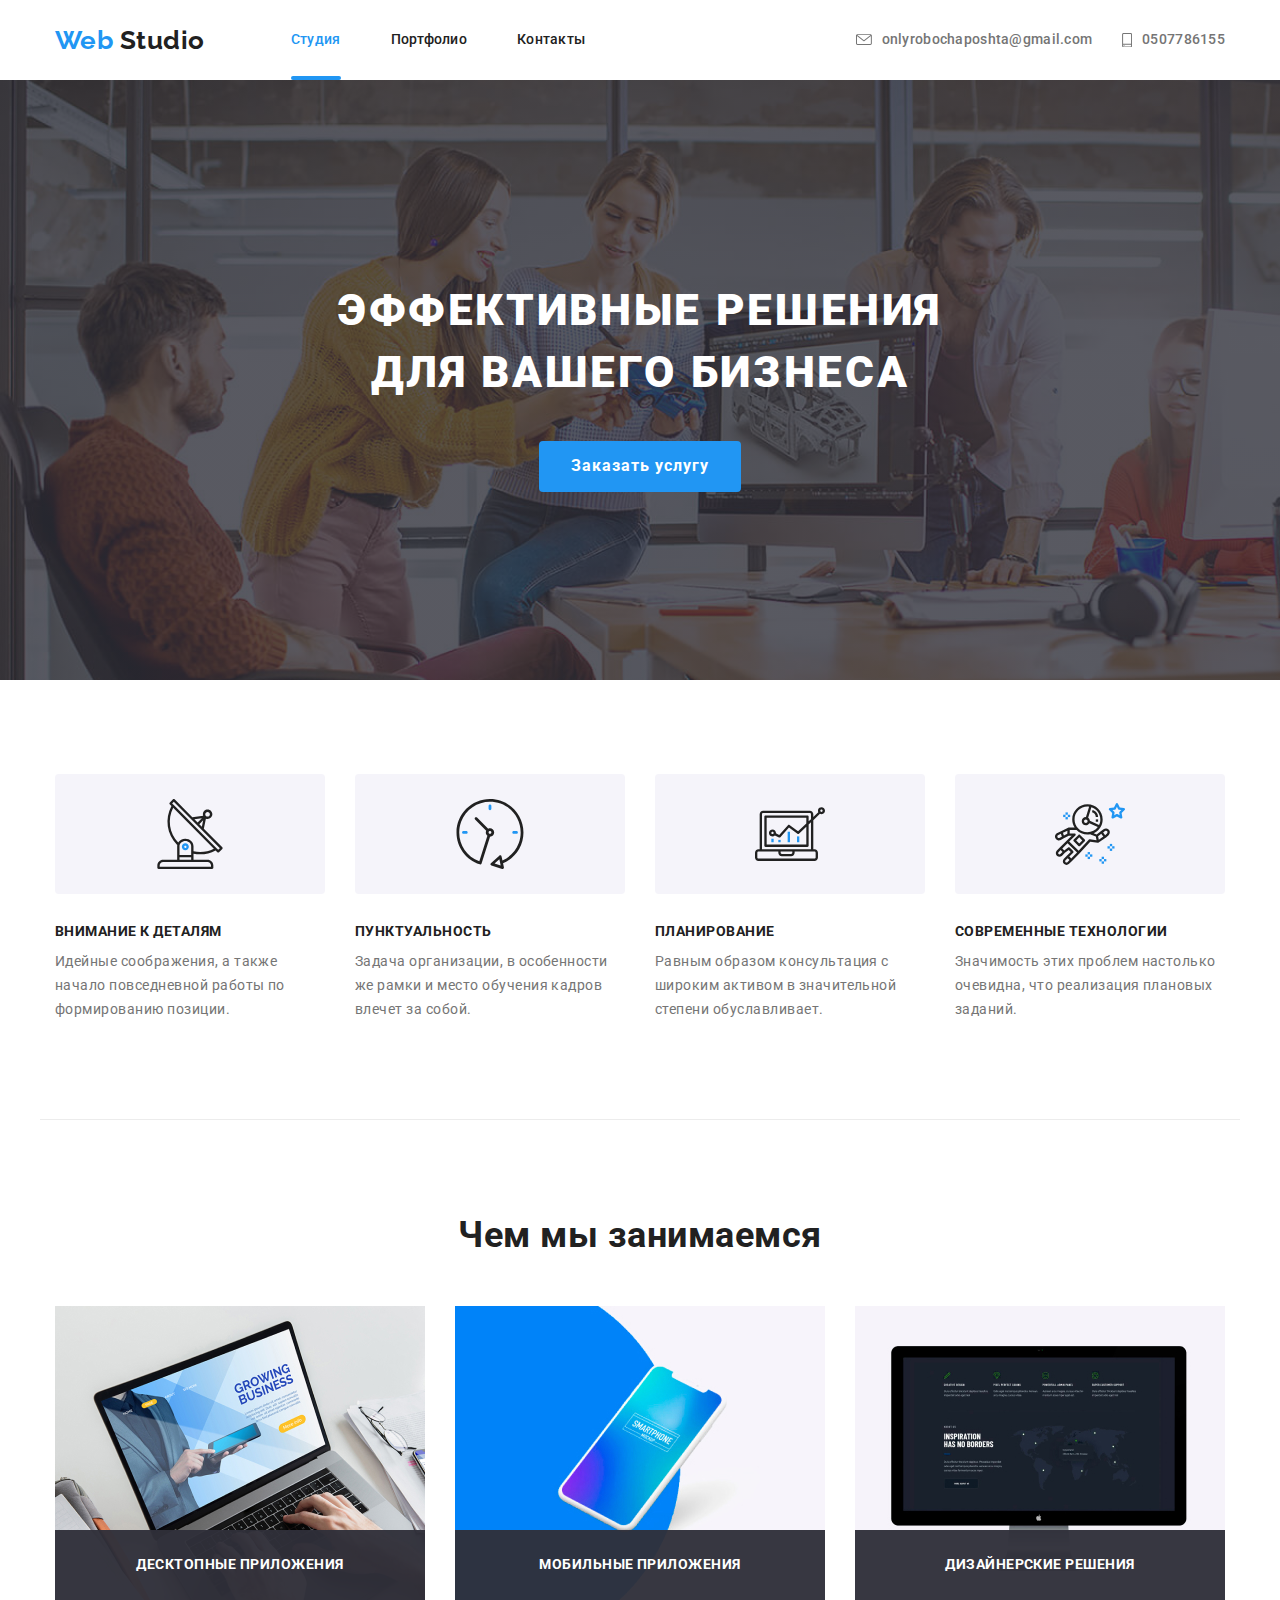
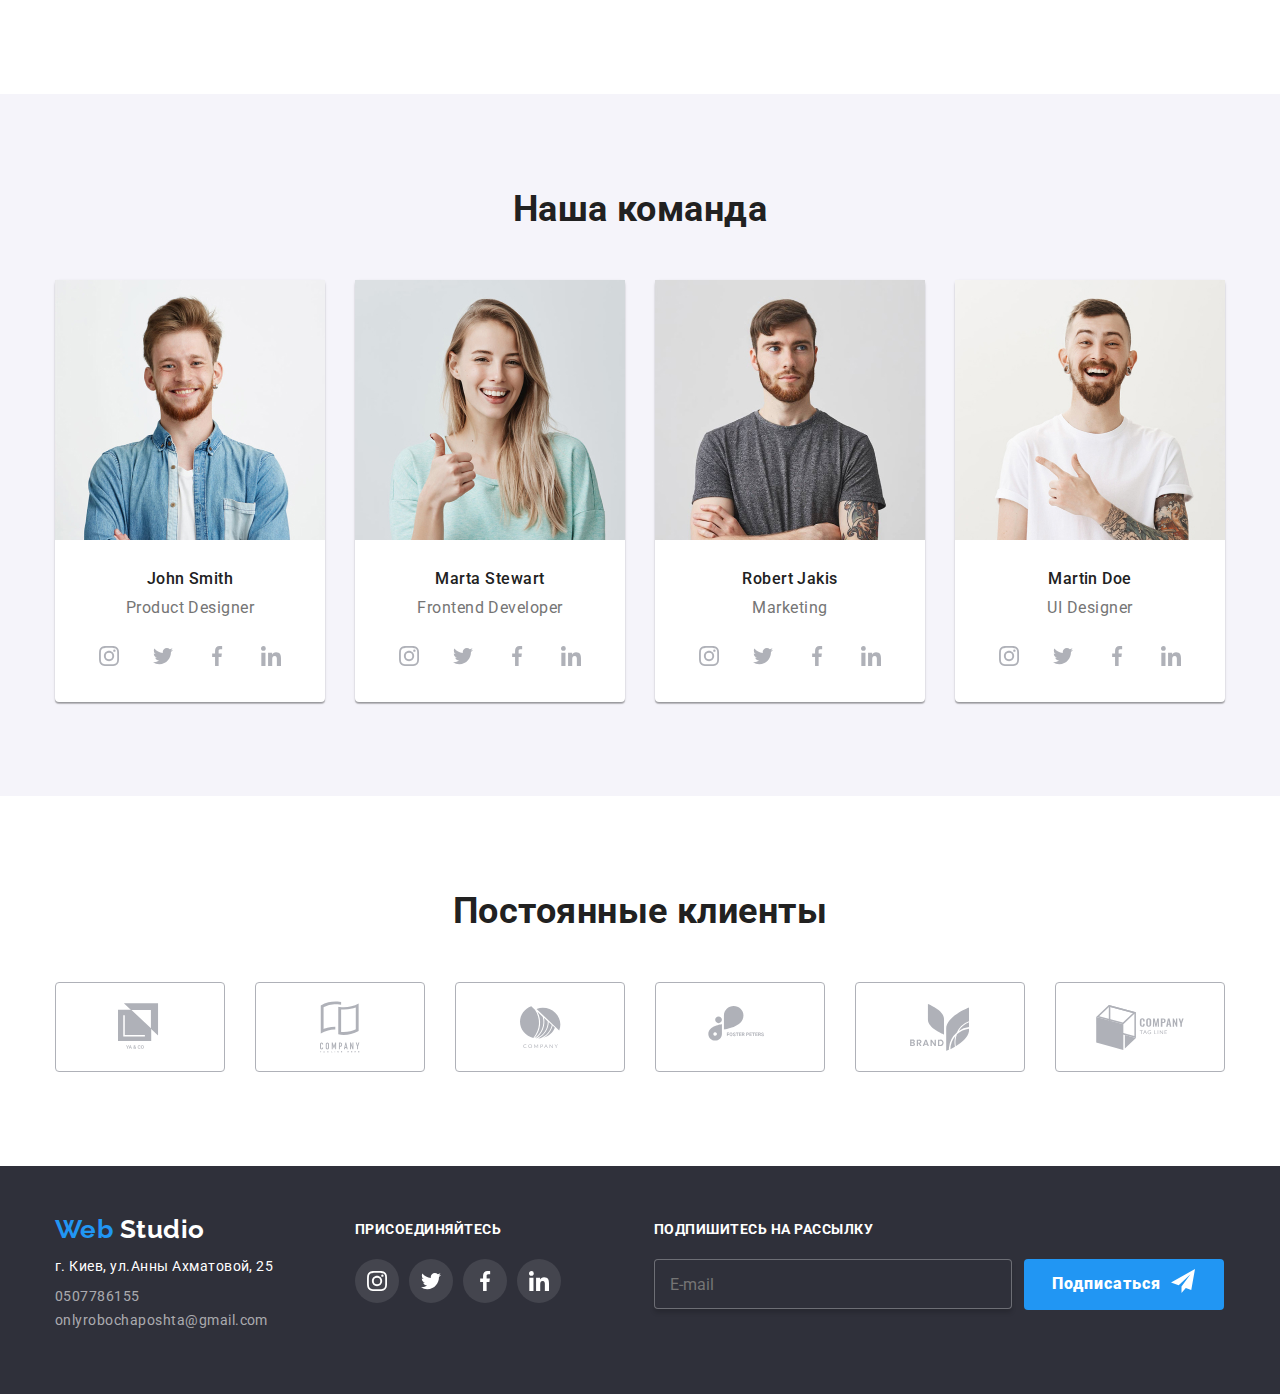
<file: index.html>
<!DOCTYPE html>
<html lang="ru">
  <head>
    <meta charset="UTF-8" />
    <meta name="viewport" content="width=device-width, initial-scale=1.0" />
    <title>Мой ДЗ</title>
    <link
      href="https://fonts.googleapis.com/css2?family=Raleway:wght@700&family=Roboto:wght@400;500;700;900&display=swap"
      rel="stylesheet"
    />
    <link
      rel="stylesheet"
      href="https://cdnjs.cloudflare.com/ajax/libs/modern-normalize/0.6.0/modern-normalize.min.css"
    />
    <link rel="stylesheet" href="./css/maine.min.css" />
  </head>
  <body class="body">
    <header class="page-header">
      <div class="container flex-boxoll flex-boxnav">
        <nav class="flex-boxoll flex-boxnav">
          <a href="./index.html" class="general-a logo">
            <span class="color-logo">Web</span> Studio
          </a>
          <ul class="general-ul nav-list">
            <li class="nav-item">
              <a
                href="./index.html"
                class="general-nav general-a position current"
                >Студия</a
              >
            </li>
            <li class="nav-item">
              <a href="./portfolio.html" class="general-nav general-a"
                >Портфолио</a
              >
            </li>
            <li class="nav-item">
              <a href="" class="general-nav general-a">Контакты</a>
            </li>
          </ul>
        </nav>
        <ul class="general-ul number-info">
          <li class="list-number">
            <a
              href="mailto:onlyrobochaposhta@gmail.com"
              class="number-nav general-a"
            >
              <svg class="mail-icon">
                <use href="./images/spryte.svg#mail"></use>
              </svg>
              onlyrobochaposhta@gmail.com
            </a>
          </li>
          <li class="list-number">
            <a href="tel:0507786155" class="number-nav general-a"
              ><svg class="phone-icon">
                <use href="./images/spryte.svg#phone"></use>
              </svg>
              0507786155
            </a>
          </li>
        </ul>
      </div>
    </header>
    <main>
      <section class="hero">
        <div class="hero-container">
          <h1 class="title-general">эффективные решения для вашего бизнеса</h1>
          <button class="btn" data-modal-open>Заказать услугу</button>
        </div>
      </section>
      <section class="section-one">
        <div class="container">
          <h2 class="hidden-title">О нас</h2>
          <ul class="general-ul general-flex section-oneli">
            <!-- 1 -->
            <li class="about-us">
              <div class="link-block icon-satellite">
                <h3 class="title-text">Внимание к деталям</h3>
                <p class="paragraph-text">
                  Идейные соображения, а также начало повседневной работы по
                  формированию позиции.
                </p>
              </div>
            </li>
            <!-- 2 -->
            <li class="about-us">
              <div class="link-block icon-clock">
                <h3 class="title-text">Пунктуальность</h3>
                <p class="paragraph-text">
                  Задача организации, в особенности же рамки и место обучения
                  кадров влечет за собой.
                </p>
              </div>
            </li>
            <!-- 3 -->
            <li class="about-us">
              <div class="link-block icon-pc">
                <h3 class="title-text">Планирование</h3>
                <p class="paragraph-text">
                  Равным образом консультация с широким активом в значительной
                  степени обуславливает.
                </p>
              </div>
            </li>
            <!-- 4 -->
            <li class="about-us">
              <div class="link-block icon-astronaut">
                <h3 class="title-text">Современные технологии</h3>
                <p class="paragraph-text">
                  Значимость этих проблем настолько очевидна, что реализация
                  плановых заданий.
                </p>
              </div>
            </li>
          </ul>
        </div>
      </section>
      <section class="section-two">
        <div class="container">
          <h2 class="title-h">Чем мы занимаемся</h2>
          <ul class="general-ul general-flex work-list">
            <li class="work-calc">
              <div class="position">
                <img
                  src="./images/img1.jpg"
                  alt="человек работает на ноутбуке"
                  width="370"
                  height="294"
                />
                <div class="text-work">
                  <p class="text-work">Десктопные приложения</p>
                </div>
              </div>
            </li>
            <li class="work-calc">
              <div class="position">
                <img
                  src="./images/img2.jpg"
                  alt="смартфон на котором приложение"
                  width="370"
                  height="294"
                />

                <div class="text-work">
                  <p class="text-work">Мобильные приложения</p>
                </div>
              </div>
            </li>
            <li class="work-calc">
              <div class="position">
                <img
                  src="./images/img3.jpg"
                  alt="персональный компьютер на котором сделан дизайн"
                  width="370"
                  height="294"
                />

                <div class="text-work">
                  <p class="text-work">Дизайнерские решения</p>
                </div>
              </div>
            </li>
          </ul>
        </div>
      </section>
      <section class="section-three">
        <div class="container">
          <h2 class="title-h">Наша команда</h2>
          <ul class="general-ul general-flex work-list">
            <!-- Джош Сміт -->
            <li class="work-card team-calc">
              <img
                src="./images/photo1.jpg"
                alt="фото Джош Сміт"
                width="270"
                height="260"
              />
              <h3 class="name-people">John Smith</h3>
              <p class="work-people">Product Designer</p>
              <ul class="general-ul social-network">
                <li class="item">
                  <a href="" class="social-box"
                    ><svg class="instagram">
                      <use href="./images/spryte.svg#instagram"></use>
                    </svg>
                  </a>
                </li>
                <li class="item">
                  <a href="" class="social-box"
                    ><svg class="twitter">
                      <use href="./images/spryte.svg#twitter"></use>
                    </svg>
                  </a>
                </li>
                <li class="item">
                  <a href="" class="social-box"
                    ><svg class="facebook">
                      <use href="./images/spryte.svg#facebook"></use>
                    </svg>
                  </a>
                </li>
                <li class="item">
                  <a href="" class="social-box"
                    ><svg class="linkedin">
                      <use href="./images/spryte.svg#linkedin"></use>
                    </svg>
                  </a>
                </li>
              </ul>
            </li>
            <!-- Марта Стеварт -->
            <li class="work-card team-calc">
              <img
                src="./images/photo2.jpg"
                alt="фото Марта Стеварт"
                width="270"
                height="260"
              />
              <h3 class="name-people">Marta Stewart</h3>
              <p class="work-people">Frontend Developer</p>
              <ul class="general-ul social-network">
                <li class="item">
                  <a href="" class="social-box"
                    ><svg class="instagram">
                      <use href="./images/spryte.svg#instagram"></use>
                    </svg>
                  </a>
                </li>
                <li class="item">
                  <a href="" class="social-box"
                    ><svg class="twitter">
                      <use href="./images/spryte.svg#twitter"></use>
                    </svg>
                  </a>
                </li>
                <li class="item">
                  <a href="" class="social-box"
                    ><svg class="facebook">
                      <use href="./images/spryte.svg#facebook"></use>
                    </svg>
                  </a>
                </li>
                <li class="item">
                  <a href="" class="social-box"
                    ><svg class="linkedin">
                      <use href="./images/spryte.svg#linkedin"></use>
                    </svg>
                  </a>
                </li>
              </ul>
            </li>
            <!-- Роберт Джахис -->
            <li class="work-card team-calc">
              <img
                src="./images/photo3.jpg"
                alt="фото Роберт Джахис"
                width="270"
                height="260"
              />
              <h3 class="name-people">Robert Jakis</h3>
              <p class="work-people">Marketing</p>
              <ul class="general-ul social-network">
                <li class="item">
                  <a href="" class="social-box"
                    ><svg class="instagram">
                      <use href="./images/spryte.svg#instagram"></use>
                    </svg>
                  </a>
                </li>
                <li class="item">
                  <a href="" class="social-box"
                    ><svg class="twitter">
                      <use href="./images/spryte.svg#twitter"></use>
                    </svg>
                  </a>
                </li>
                <li class="item">
                  <a href="" class="social-box"
                    ><svg class="facebook">
                      <use href="./images/spryte.svg#facebook"></use>
                    </svg>
                  </a>
                </li>
                <li class="item">
                  <a href="" class="social-box"
                    ><svg class="linkedin">
                      <use href="./images/spryte.svg#linkedin"></use>
                    </svg>
                  </a>
                </li>
              </ul>
            </li>
            <!-- Мартин Дуе -->
            <li class="work-card team-calc">
              <img
                src="./images/photo4.jpg"
                alt="фото Мартин Дуе"
                width="270"
                height="260"
              />
              <h3 class="name-people">Martin Doe</h3>
              <p class="work-people">UI Designer</p>
              <ul class="general-ul social-network">
                <li class="item">
                  <a href="" class="social-box"
                    ><svg class="instagram">
                      <use href="./images/spryte.svg#instagram"></use>
                    </svg>
                  </a>
                </li>
                <li class="item">
                  <a href="" class="social-box"
                    ><svg class="twitter">
                      <use href="./images/spryte.svg#twitter"></use>
                    </svg>
                  </a>
                </li>
                <li class="item">
                  <a href="" class="social-box"
                    ><svg class="facebook">
                      <use href="./images/spryte.svg#facebook"></use>
                    </svg>
                  </a>
                </li>
                <li class="item">
                  <a href="" class="social-box"
                    ><svg class="linkedin">
                      <use href="./images/spryte.svg#linkedin"></use>
                    </svg>
                  </a>
                </li>
              </ul>
            </li>
          </ul>
        </div>
      </section>
      <section class="section-four">
        <div class="container">
          <h2 class="title-h">Постоянные клиенты</h2>
          <ul class="general-ul company">
            <li class="item-company">
              <a href="" class="general-a company-border">
                <svg class="logo-one">
                  <use href="./images/spryte.svg#logo-1"></use>
                </svg>
              </a>
            </li>
            <li class="item-company">
              <a href="" class="general-a company-border">
                <svg class="logo-two">
                  <use href="./images/spryte.svg#logo-2"></use>
                </svg>
              </a>
            </li>
            <li class="item-company">
              <a href="" class="general-a company-border">
                <svg class="logo-three">
                  <use href="./images/spryte.svg#logo-3"></use>
                </svg>
              </a>
            </li>
            <li class="item-company">
              <a href="" class="general-a company-border">
                <svg class="logo-four">
                  <use href="./images/spryte.svg#logo-4"></use>
                </svg>
              </a>
            </li>
            <li class="item-company">
              <a href="" class="general-a company-border">
                <svg class="logo-five">
                  <use href="./images/spryte.svg#logo-5"></use>
                </svg>
              </a>
            </li>
            <li class="item-company">
              <a href="" class="general-a company-border">
                <svg class="logo-six">
                  <use href="./images/spryte.svg#logo-6"></use>
                </svg>
              </a>
            </li>
          </ul>
        </div>
      </section>
    </main>
    <footer class="bg-footer">
      <div class="container flex-footer">
        <div class="adrfooter-div">
          <a href="./index.html" class="general-a logo">
            <span class="color-logo">Web</span> Studio</a
          >
          <address class="general-address">
            <p class="street">г. Киев, ул.Анны Ахматовой, 25</p>
            <ul class="general-ul address-ul">
              <li>
                <a href="tel:0507786155" class="general-a number-footer"
                  >0507786155</a
                >
              </li>
              <li>
                <a
                  href="mailto:onlyrobochaposhta@gmail.com"
                  class="general-a number-footer"
                >
                  onlyrobochaposhta@gmail.com
                </a>
              </li>
            </ul>
          </address>
        </div>
        <div class="footer-m">
          <h2 class="footer-heading">присоединяйтесь</h2>
          <ul class="general-ul general-flex">
            <li class="item">
              <a href="" class="general-a fsocial-box">
                <svg class="instagram-two">
                  <use href="./images/spryte.svg#instagram-2"></use>
                </svg>
              </a>
            </li>
            <li class="item">
              <a href="" class="general-a fsocial-box">
                <svg class="twitter-two">
                  <use href="./images/spryte.svg#twitter-2"></use>
                </svg>
              </a>
            </li>
            <li class="item">
              <a href="" class="general-a fsocial-box">
                <svg class="facebook-two">
                  <use href="./images/spryte.svg#facebook-2"></use>
                </svg>
              </a>
            </li>
            <li class="item">
              <a href="" class="general-a fsocial-box">
                <svg class="linkedin-two">
                  <use href="./images/spryte.svg#linkedin-2"></use>
                </svg>
              </a>
            </li>
          </ul>
        </div>
        <form action="" class="ssfooter-div">
          <h2 class="footer-heading">Подпишитесь на рассылку</h2>
          <div class="flex-sub">
            <label></label>
              <input type="text" name="Email" class="input" placeholder="E-mail"/>
              <button class="footerbtn-text icon-btn">
                Подписаться
              </button> 
              </label>
          </div>
        </form>
      </div>
      <!-- <p class="copyright">2020 | Developed by GoIT Students</p> -->
    </footer>
    <!-- modal -->
    <div role="group" class="modal is-hidden" data-modal>
      <form action="" class="modal-form" autocomplete="off">
        <button class="btn-close" data-modal-close></button>
        <p class="modal-p">Оставьте свои данные, мы вам перезвоним</p>
<ul class="general-ul">
        <li class="form-input">
          <label>
            <input
              type="text"
              name="name"
              placeholder=" "
              class="input-modal"
            /><svg class="images-modal">
              <use href="./images/spryte.svg#name"></use>
            </svg>
            <span class="text-form">Имя</span>
          </label>
        </li>
        <li class="form-input">
          <label>
            <input
              type="tel"
              name="tel"
              placeholder=" "
              class="input-modal"
            /><svg class="images-modal">
              <use href="./images/spryte.svg#tel"></use>
            </svg>
            <span class="text-form">Телефон</span> 
            </label>
        </li>
        <li class="form-input">
          <label>
            <input
              type="email"
              name="email"
              placeholder=" "
              class="input-modal"
            /><svg class="images-modal">
              <use href="./images/spryte.svg#email"></use>
            </svg>
            <span class="text-form">Почта</span> 
          </label>
        </li>
        <li class="form-inputcom">
          <label>
            <textarea name="comment" placeholder=" " class="input-textarea"></textarea>
            <span class="text-formcom">Комментарий</span>
          </label>
        </li>
        <li>
        <label class="policy"
          ><input
            class="policy-input"
            name="policy"
            type="checkbox"
            value="policy"
          />Соглашаюсь с рассылкой и принимаю
          <a href="" class="general-a">Условия договора</a>
          <span class="icon-modal"></span>
        </label>
        </li>
</ul>
        <button type="submit" class="btn-modal">Отправить</button>
      </form>
    </div>
    <script src="./js/modal.js"></script>
  </body>
</html>
</file>
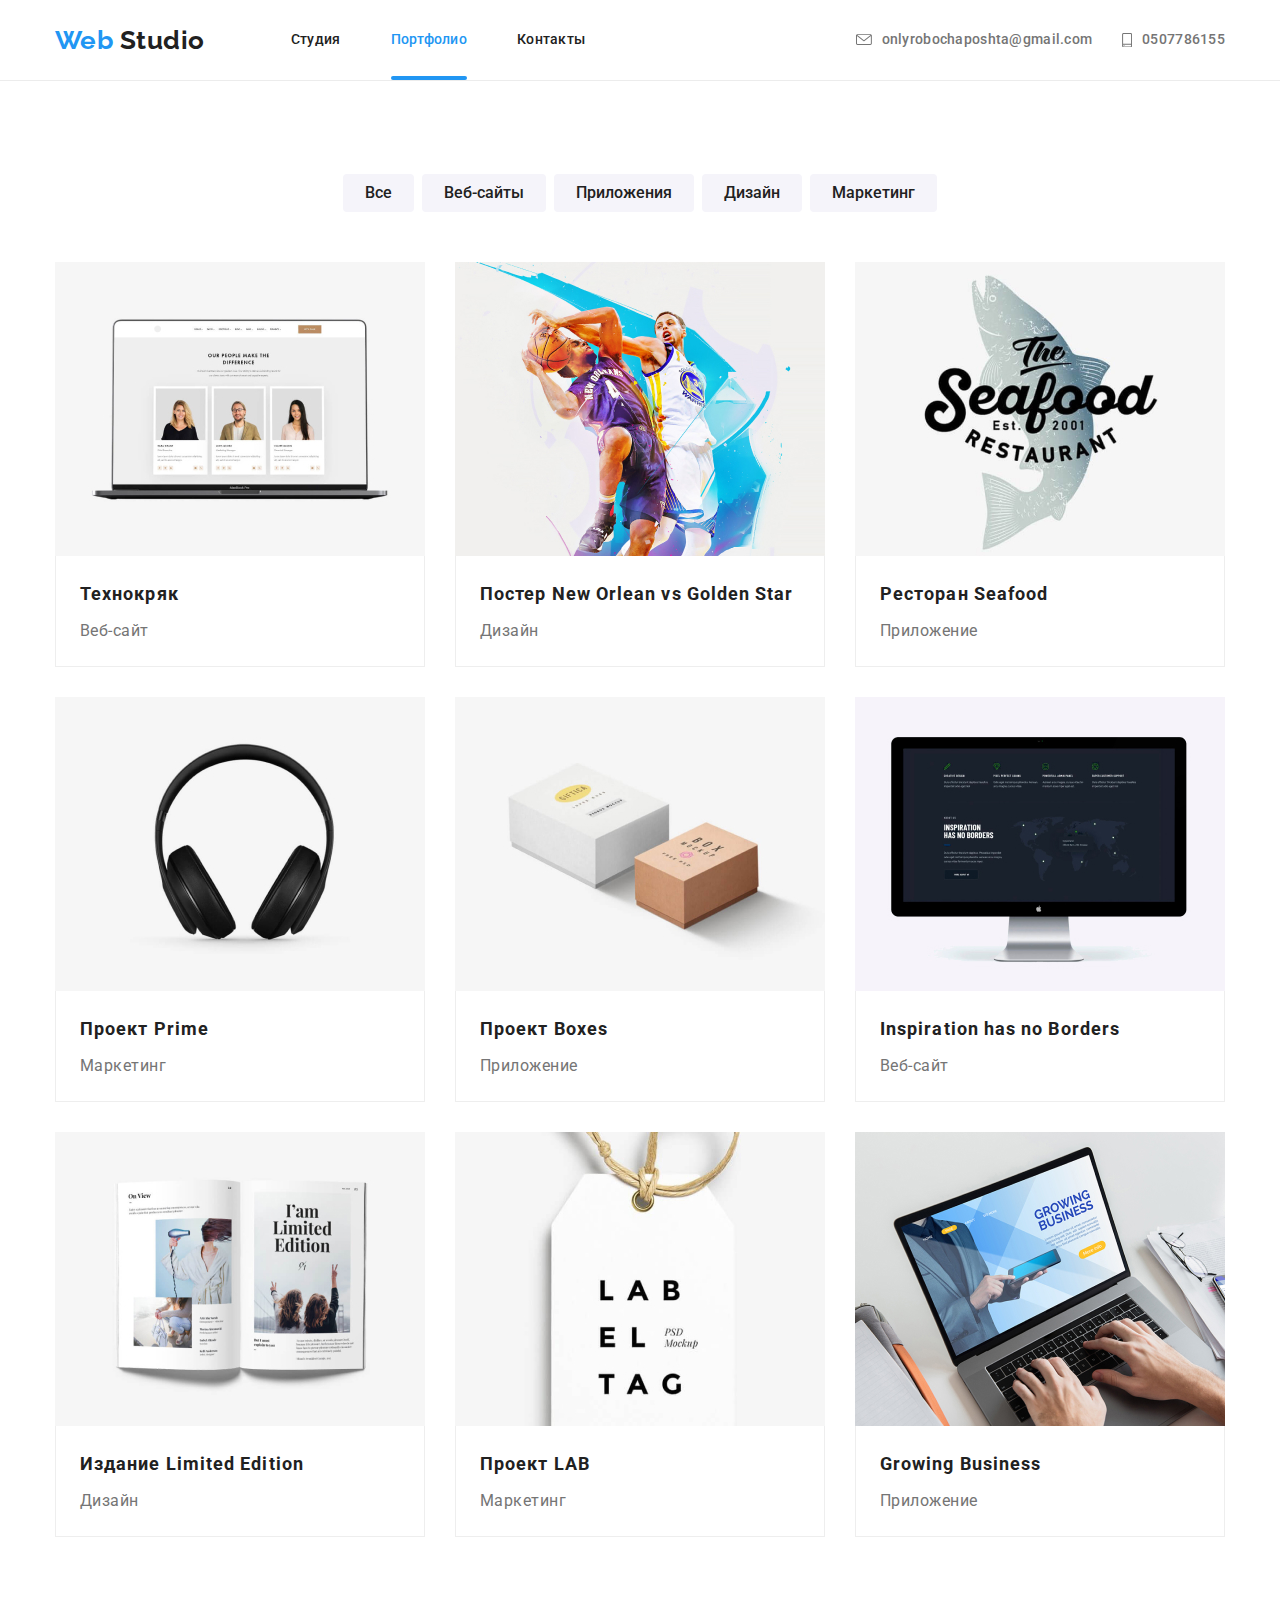
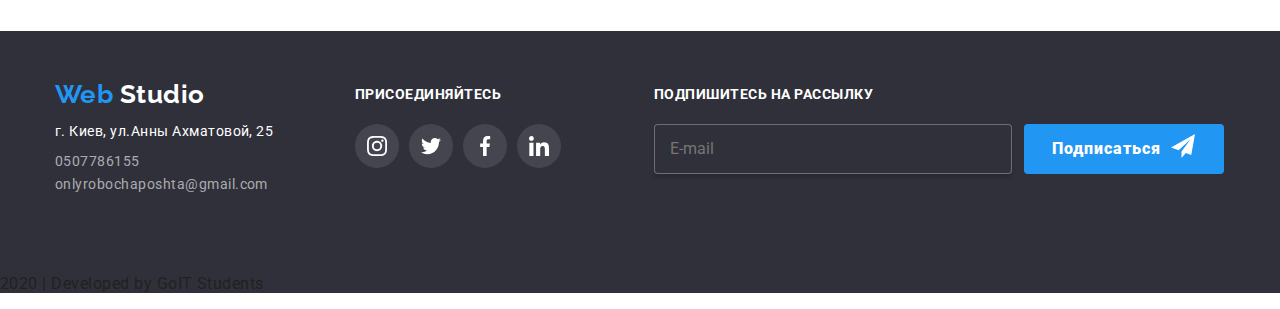
<file: portfolio.html>
<!DOCTYPE html>
<html lang="ru">
  <head>
    <meta charset="UTF-8" />
    <meta name="viewport" content="width=device-width, initial-scale=1.0" />
    <title>Мой ДЗ</title>
    <link
      href="https://fonts.googleapis.com/css2?family=Raleway:wght@700&family=Roboto:wght@400;500;700;900&display=swap"
      rel="stylesheet"
    />
    <link
      rel="stylesheet"
      href="https://cdnjs.cloudflare.com/ajax/libs/modern-normalize/0.6.0/modern-normalize.min.css"
    />
    <link rel="stylesheet" href="./css/maine.min.css" />
  </head>

  <body class="body">
    <header class="header-portfolio">
      <div class="container flex-boxoll flex-boxnav">
        <nav class="flex-boxoll flex-boxnav">
          <a href="./index.html" class="general-a logo">
            <span class="color-logo">Web</span> Studio
          </a>
          <ul class="general-ul nav-list">
            <li class="nav-item">
              <a href="./index.html" class="general-nav general-a">Студия</a>
            </li>
            <li class="nav-item">
              <a
                href="./portfolio.html"
                class="general-nav general-a position current"
                >Портфолио</a
              >
            </li>
            <li class="nav-item">
              <a href="" class="general-nav general-a">Контакты</a>
            </li>
          </ul>
        </nav>
        <ul class="general-ul number-info">
          <li class="list-number">
            <a
              href="mailto:onlyrobochaposhta@gmail.com"
              class="number-nav general-a"
            >
              <svg class="mail-icon">
                <use href="./images/spryte.svg#mail"></use>
              </svg>
              onlyrobochaposhta@gmail.com
            </a>
          </li>
          <li class="list-number">
            <a href="tel:0507786155" class="number-nav general-a"
              ><svg class="phone-icon">
                <use href="./images/spryte.svg#phone"></use>
              </svg>
              0507786155
            </a>
          </li>
        </ul>
      </div>
    </header>
    <main>
      <section>
        <div class="container-portfolio">
          <h1 class="hidden-title">Нашы проекты</h1>
          <ul class="general-ul flex-boxoll button-list">
            <li class="button-m">
              <button type="button" class="button-box">
                <span class="button-text"> Все </span>
              </button>
            </li>
            <li class="button-m">
              <button type="button" class="button-box">Веб-сайты</button>
            </li>
            <li class="button-m">
              <button type="button" class="button-box">Приложения</button>
            </li>
            <li class="button-m">
              <button type="button" class="button-box">Дизайн</button>
            </li>
            <li class="button-m">
              <button type="button" class="button-box">Маркетинг</button>
            </li>
          </ul>
          <ul class="general-ul p-list">
            <li class="flex-li">
              <a href="" class="general-a">
                <div class="position">
                  <img
                    src="./images/img-porfolio.jpg"
                    alt=""
                    width="370"
                    height="294"
                    class="custom-img"
                  />
                  <div class="overlay">
                    <p class="portfolio-text">
                      Технокряк это современная площадка распространения
                      коронавируса. Компании используют эту платформу для
                      цифрового шпионажа и атак на защищённые сервера
                      конкурентов.
                    </p>
                  </div>
                </div>

                <div class="portfolio-card">
                  <h2 class="portfolio-h">Технокряк</h2>
                  <p class="portfolio-pone">Веб-сайт</p>
                </div>
              </a>
            </li>
            <li class="flex-li">
              <a href="" class="general-a">
                <div class="position">
                  <img
                    src="./images/img-porfolio2.jpg"
                    alt=""
                    width="370"
                    height="294"
                    class="custom-img"
                  />
                  <div class="overlay">
                    <p class="portfolio-text">
                      Технокряк это современная площадка распространения
                      коронавируса. Компании используют эту платформу для
                      цифрового шпионажа и атак на защищённые сервера
                      конкурентов.
                    </p>
                  </div>
                </div>
                <div class="portfolio-card">
                  <h2 class="portfolio-h">Постер New Orlean vs Golden Star</h2>
                  <p class="portfolio-pone">Дизайн</p>
                </div>
              </a>
            </li>
            <li class="flex-li">
              <a href="" class="general-a">
                <div class="position">
                  <img
                    src="./images/img-porfolio3.jpg"
                    alt=""
                    width="370"
                    height="294"
                    class="custom-img"
                  />
                  <div class="overlay">
                    <p class="portfolio-text">
                      Технокряк это современная площадка распространения
                      коронавируса. Компании используют эту платформу для
                      цифрового шпионажа и атак на защищённые сервера
                      конкурентов.
                    </p>
                  </div>
                </div>
                <div class="portfolio-card">
                  <h2 class="portfolio-h">Ресторан Seafood</h2>
                  <p class="portfolio-pone">Приложение</p>
                </div>
              </a>
            </li>
            <li class="flex-li">
              <a href="" class="general-a">
                <div class="position">
                  <img
                    src="./images/img-porfolio4.jpg"
                    alt=""
                    width="370"
                    height="294"
                    class="custom-img"
                  />
                  <div class="overlay">
                    <p class="portfolio-text">
                      Технокряк это современная площадка распространения
                      коронавируса. Компании используют эту платформу для
                      цифрового шпионажа и атак на защищённые сервера
                      конкурентов.
                    </p>
                  </div>
                </div>
                <div class="portfolio-card">
                  <h2 class="portfolio-h">Проект Prime</h2>
                  <p class="portfolio-pone">Маркетинг</p>
                </div>
              </a>
            </li>
            <li class="flex-li">
              <a href="" class="general-a">
                <div class="position">
                  <img
                    src="./images/img-porfolio5.jpg"
                    alt=""
                    width="370"
                    height="294"
                    class="custom-img"
                  />
                  <div class="overlay">
                    <p class="portfolio-text">
                      Технокряк это современная площадка распространения
                      коронавируса. Компании используют эту платформу для
                      цифрового шпионажа и атак на защищённые сервера
                      конкурентов.
                    </p>
                  </div>
                </div>
                <div class="portfolio-card">
                  <h2 class="portfolio-h">Проект Boxes</h2>
                  <p class="portfolio-pone">Приложение</p>
                </div>
              </a>
            </li>
            <li class="flex-li">
              <a href="" class="general-a">
                <div class="position">
                  <img
                    src="./images/img-porfolio6.jpg"
                    alt=""
                    width="370"
                    height="294"
                    class="custom-img"
                  />
                  <div class="overlay">
                    <p class="portfolio-text">
                      Технокряк это современная площадка распространения
                      коронавируса. Компании используют эту платформу для
                      цифрового шпионажа и атак на защищённые сервера
                      конкурентов.
                    </p>
                  </div>
                </div>
                <div class="portfolio-card">
                  <h2 class="portfolio-h">Inspiration has no Borders</h2>
                  <p class="portfolio-pone">Веб-сайт</p>
                </div>
              </a>
            </li>
            <li class="flex-li">
              <a href="" class="general-a">
                <div class="position">
                  <img
                    src="./images/img-porfolio7.jpg"
                    alt=""
                    width="370"
                    height="294"
                    class="custom-img"
                  />
                  <div class="overlay">
                    <p class="portfolio-text">
                      Технокряк это современная площадка распространения
                      коронавируса. Компании используют эту платформу для
                      цифрового шпионажа и атак на защищённые сервера
                      конкурентов.
                    </p>
                  </div>
                </div>
                <div class="portfolio-card">
                  <h2 class="portfolio-h">Издание Limited Edition</h2>
                  <p class="portfolio-pone">Дизайн</p>
                </div>
              </a>
            </li>
            <li class="flex-li">
              <a href="" class="general-a">
                <div class="position">
                  <img
                    src="./images/img-porfolio8.jpg"
                    alt=""
                    width="370"
                    height="294"
                    class="custom-img"
                  />
                  <div class="overlay">
                    <p class="portfolio-text">
                      Технокряк это современная площадка распространения
                      коронавируса. Компании используют эту платформу для
                      цифрового шпионажа и атак на защищённые сервера
                      конкурентов.
                    </p>
                  </div>
                </div>
                <div class="portfolio-card">
                  <h2 class="portfolio-h">Проект LAB</h2>
                  <p class="portfolio-pone">Маркетинг</p>
                </div>
              </a>
            </li>
            <li class="flex-li">
              <a href="" class="general-a">
                <div class="position">
                  <img src="./images/img1.jpg" alt="" class="custom-img" />
                  <div class="overlay">
                    <p class="portfolio-text">
                      Технокряк это современная площадка распространения
                      коронавируса. Компании используют эту платформу для
                      цифрового шпионажа и атак на защищённые сервера
                      конкурентов.
                    </p>
                  </div>
                </div>
                <div class="portfolio-card">
                  <h2 class="portfolio-h">Growing Business</h2>
                  <p class="portfolio-pone">Приложение</p>
                </div>
              </a>
            </li>
          </ul>
        </div>
      </section>
    </main>
    <footer class="bg-footer">
      <div class="container flex-footer">
        <div class="adrfooter-div">
          <a href="./index.html" class="general-a logo">
            <span class="color-logo">Web</span> Studio</a>
          <address class="general-address">
            <p class="street">г. Киев, ул.Анны Ахматовой, 25</p>
            <ul class="general-ul address-ul">
              <li>
                <a href="tel:0507786155" class="general-a number-footer">0507786155</a>
              </li>
              <li>
                <a href="mailto:onlyrobochaposhta@gmail.com" class="general-a number-footer">
                  onlyrobochaposhta@gmail.com
                </a>
              </li>
            </ul>
          </address>
        </div>
        <div class="footer-m">
          <h2 class="footer-heading">присоединяйтесь</h2>
          <ul class="general-ul general-flex">
            <li class="item">
              <a href="" class="general-a fsocial-box">
                <svg class="instagram-two">
                  <use href="./images/spryte.svg#instagram-2"></use>
                </svg>
              </a>
            </li>
            <li class="item">
              <a href="" class="general-a fsocial-box">
                <svg class="twitter-two">
                  <use href="./images/spryte.svg#twitter-2"></use>
                </svg>
              </a>
            </li>
            <li class="item">
              <a href="" class="general-a fsocial-box">
                <svg class="facebook-two">
                  <use href="./images/spryte.svg#facebook-2"></use>
                </svg>
              </a>
            </li>
            <li class="item">
              <a href="" class="general-a fsocial-box">
                <svg class="linkedin-two">
                  <use href="./images/spryte.svg#linkedin-2"></use>
                </svg>
              </a>
            </li>
          </ul>
        </div>
        <form action="" class="ssfooter-div">
          <h2 class="footer-heading">Подпишитесь на рассылку</h2>
          <div class="flex-sub">
            <label></label>
            <input type="text" name="Email" class="input" placeholder="E-mail" />
            <button class="footerbtn-text icon-btn">
              Подписаться
            </button>
            </label>
          </div>
        </form>
      </div>
      <p class="copyright">2020 | Developed by GoIT Students</p>
    </footer>
  </body>
</html>
</file>
<file: css/maine.min.css>
.icon-satellite::before{background-image:url("../images/satellite.svg")}.icon-clock::before{background-image:url("../images/clock.svg")}.icon-pc::before{background-image:url("../images/pc.svg")}.icon-astronaut::before{background-image:url("../images/astronaut.svg")}.hidden-title{margin:0;display:none}body{background-color:#fff;color:#212121;letter-spacing:0.03em;font-family:Roboto, sans-serif}img{display:block}.general-a{text-decoration:none;color:#212121}.general-ul{margin:0;padding:0;list-style:none}.btn{display:inline-block;color:#fff;background-color:#2196f3;font-weight:700;font-size:16px;line-height:1.9;letter-spacing:0.06em;display:inline-block;border-radius:4px;padding:10px 32px;text-align:center;min-width:200px;border:none}.footerbtn-text{display:inline-block;color:#fff;background-color:#2196f3;font-weight:900;font-size:16px;line-height:1.9;letter-spacing:0.06em;display:-webkit-box;display:-ms-flexbox;display:flex;border-radius:4px;padding:10px 28px;text-align:center;min-width:200px;border:none;cursor:pointer}.footerbtn-text:focus{outline:2px solid #fff}.input{color:#fff;padding:16px 15px;background-color:#2f303a;border:1px solid rgba(255,255,255,0.3);-webkit-box-shadow:0px 4px 4px rgba(0,0,0,0.15);box-shadow:0px 4px 4px rgba(0,0,0,0.15);border-radius:4px;outline:none}.icon-btn::after{content:'';display:block;width:24px;height:24px;background-repeat:no-repeat;background-position:center;margin-left:10px;background-image:url(../images/icon-send.svg)}.container{margin:0 auto;width:1200px;padding-left:15px;padding-right:15px}.link-block{display:block}.link-block::before{display:block;content:'';width:270px;height:120px;background-repeat:no-repeat;background-position:center;background-color:#f5f4fa;border-radius:4px}.header-portfolio{border-bottom-width:1px;border-bottom-style:solid;border-bottom-color:#ececec}.general-flex{display:-webkit-box;display:-ms-flexbox;display:flex}.general-nav{color:#212121;display:block;padding-top:32px;padding-bottom:32px;font-weight:500;font-size:14px;line-height:1.14;letter-spacing:0.02em;outline:none;-webkit-transition:color 250ms cubic-bezier(0.4, 0, 0.2, 1);transition:color 250ms cubic-bezier(0.4, 0, 0.2, 1)}.general-nav:hover{color:#2196f3}.general-nav:focus{color:#2196f3}.current{color:#2196f3}.current::after{position:absolute;bottom:0;content:'';display:block;background-color:#2196f3;width:100%;height:4px;border-radius:2px}.number-nav{display:-webkit-box;display:-ms-flexbox;display:flex;-webkit-box-align:center;-ms-flex-align:center;align-items:center;color:#757575;font-weight:500;font-size:14px;line-height:1.14;letter-spacing:0.02em;outline:none;-webkit-transition:color 250ms cubic-bezier(0.4, 0, 0.2, 1);transition:color 250ms cubic-bezier(0.4, 0, 0.2, 1)}.number-nav:hover{color:#2196f3}.number-nav:focus{color:#2196f3}.phone-icon{fill:#757575;width:10px;height:14.94px;margin-right:10px;-webkit-transition:fill 250ms cubic-bezier(0.4, 0, 0.2, 1);transition:fill 250ms cubic-bezier(0.4, 0, 0.2, 1)}.mail-icon{fill:#757575;width:16px;height:11.2px;margin-right:10px;-webkit-transition:fill 250ms cubic-bezier(0.4, 0, 0.2, 1);transition:fill 250ms cubic-bezier(0.4, 0, 0.2, 1)}.number-nav:hover .phone-icon{fill:#2196f3}.number-nav:focus .phone-icon{fill:#2196f3}.number-nav:hover .mail-icon{fill:#2196f3}.number-nav:focus .mail-icon{fill:#2196f3}.list-number{display:-webkit-box;display:-ms-flexbox;display:flex}.number-info .list-number:not(:last-child){margin-right:30px}.number-info{margin-left:auto}.general-ul.nav-list{display:-webkit-box;display:-ms-flexbox;display:flex}.nav-list .nav-item:not(:last-child){margin-right:50px}.nav-list{margin-left:86px}.number-info{display:-webkit-box;display:-ms-flexbox;display:flex}.flex-boxoll{display:-webkit-box;display:-ms-flexbox;display:flex}.flex-boxnav{-webkit-box-align:center;-ms-flex-align:center;align-items:center}.modal{position:fixed;top:0;left:0;width:100%;height:100%;background-color:rgba(0,0,0,0.2);opacity:1;-webkit-transition:opacity 250ms cubic-bezier(0.4, 0, 0.2, 1);transition:opacity 250ms cubic-bezier(0.4, 0, 0.2, 1)}.modal.is-hidden{opacity:0;pointer-events:none}.modal.is-hidden .modal-form{-webkit-transform:translate(-50%, -50%) scale(0.1);transform:translate(-50%, -50%) scale(0.1)}.modal-form{position:absolute;top:50%;left:50%;text-align:center;background-color:#fff;padding:40px 40px;width:528px;height:581px;margin:0 auto;-webkit-transform:translate(-50%, -50%) scale(1);transform:translate(-50%, -50%) scale(1);-webkit-transition:-webkit-transform 250ms cubic-bezier(0.4, 0, 0.2, 1);transition:-webkit-transform 250ms cubic-bezier(0.4, 0, 0.2, 1);transition:transform 250ms cubic-bezier(0.4, 0, 0.2, 1);transition:transform 250ms cubic-bezier(0.4, 0, 0.2, 1), -webkit-transform 250ms cubic-bezier(0.4, 0, 0.2, 1)}.modal-p{margin-top:0px;margin-bottom:30px;font-weight:700;font-size:20px;line-height:1.15}.input-modal{width:448px;height:40px;padding:12px 42px;border:1px solid rgba(33,33,33,0.2);border-radius:4px;display:inline-block;outline:none}.input-modal:focus{border:1px solid #2196f3;border-radius:4px}.input-textarea{width:448px;height:120px;border:1px solid rgba(33,33,33,0.2);border-radius:4px;resize:none;outline:none}.input-textarea:focus{border:1px solid #2196f3;border-radius:4px}.policy{position:relative;display:inline-block;color:#757575;font-weight:400;font-size:14px;line-height:1.71;margin-bottom:30px}.policy .general-a{display:inline-block;color:#2196f3;text-decoration:underline;font-weight:400;font-size:14px;line-height:1.71}.policy-input{margin-left:23.48px;-webkit-appearance:none;-moz-appearance:none;appearance:none}.btn-modal{padding:10px 55px;background:#2196f3;color:#fff;-webkit-box-shadow:0px 4px 4px rgba(0,0,0,0.15);box-shadow:0px 4px 4px rgba(0,0,0,0.15);border:none;border-radius:4px;font-weight:700;font-size:16px;line-height:1.87;letter-spacing:0.06em}.form-input{position:relative;margin-bottom:28px}.form-inputcom{position:relative;margin-bottom:20px}.text-formcom{position:absolute;top:3px;left:3px;display:inline-block;color:#757575;font-weight:400;font-size:14px;line-height:1.14;letter-spacing:0.01em;-webkit-transition:color 250ms cubic-bezier(0.4, 0, 0.2, 1),line-height 250ms cubic-bezier(0.4, 0, 0.2, 1),font-size 250ms cubic-bezier(0.4, 0, 0.2, 1),-webkit-transform 250ms cubic-bezier(0.4, 0, 0.2, 1);transition:color 250ms cubic-bezier(0.4, 0, 0.2, 1),line-height 250ms cubic-bezier(0.4, 0, 0.2, 1),font-size 250ms cubic-bezier(0.4, 0, 0.2, 1),-webkit-transform 250ms cubic-bezier(0.4, 0, 0.2, 1);transition:transform 250ms cubic-bezier(0.4, 0, 0.2, 1),color 250ms cubic-bezier(0.4, 0, 0.2, 1),line-height 250ms cubic-bezier(0.4, 0, 0.2, 1),font-size 250ms cubic-bezier(0.4, 0, 0.2, 1);transition:transform 250ms cubic-bezier(0.4, 0, 0.2, 1),color 250ms cubic-bezier(0.4, 0, 0.2, 1),line-height 250ms cubic-bezier(0.4, 0, 0.2, 1),font-size 250ms cubic-bezier(0.4, 0, 0.2, 1),-webkit-transform 250ms cubic-bezier(0.4, 0, 0.2, 1)}.text-form{position:absolute;top:50%;left:42px;display:inline-block;color:#757575;font-weight:400;font-size:14px;line-height:1.14;letter-spacing:0.01em;-webkit-transform:translateY(-50%);transform:translateY(-50%);-webkit-transition:color 250ms cubic-bezier(0.4, 0, 0.2, 1),line-height 250ms cubic-bezier(0.4, 0, 0.2, 1),font-size 250ms cubic-bezier(0.4, 0, 0.2, 1),-webkit-transform 250ms cubic-bezier(0.4, 0, 0.2, 1);transition:color 250ms cubic-bezier(0.4, 0, 0.2, 1),line-height 250ms cubic-bezier(0.4, 0, 0.2, 1),font-size 250ms cubic-bezier(0.4, 0, 0.2, 1),-webkit-transform 250ms cubic-bezier(0.4, 0, 0.2, 1);transition:transform 250ms cubic-bezier(0.4, 0, 0.2, 1),color 250ms cubic-bezier(0.4, 0, 0.2, 1),line-height 250ms cubic-bezier(0.4, 0, 0.2, 1),font-size 250ms cubic-bezier(0.4, 0, 0.2, 1);transition:transform 250ms cubic-bezier(0.4, 0, 0.2, 1),color 250ms cubic-bezier(0.4, 0, 0.2, 1),line-height 250ms cubic-bezier(0.4, 0, 0.2, 1),font-size 250ms cubic-bezier(0.4, 0, 0.2, 1),-webkit-transform 250ms cubic-bezier(0.4, 0, 0.2, 1)}.images-modal{position:absolute;top:50%;left:16px;fill:#212121;display:inline-block;width:18px;height:18px;-webkit-transform:translateY(-50%);transform:translateY(-50%);-webkit-transition:fill 250ms cubic-bezier(0.4, 0, 0.2, 1);transition:fill 250ms cubic-bezier(0.4, 0, 0.2, 1)}.input-modal:focus ~ .text-form,.input-modal:not(:placeholder-shown) ~ .text-form{-webkit-transform:translate(-24px, -38px);transform:translate(-24px, -38px);color:#2196f3;font-size:12px;line-height:1.16}.input-modal:focus ~ .images-modal{fill:#2196f3}.input-textarea:focus+.text-formcom,.input-textarea:not(:placeholder-shown)+.text-formcom{-webkit-transform:translateY(-21px);transform:translateY(-21px);color:#2196f3;font-size:12px;line-height:1.16}.icon-modal{position:absolute;top:50%;left:0;display:inline-block;width:15px;height:15px;border:2px solid black;border-radius:4px;-webkit-transform:translateY(-50%);transform:translateY(-50%)}.policy-input:checked ~ .icon-modal{background-color:#2196f3;background-image:url(../images/checked.svg);background-size:contain;background-origin:border-box;border-color:#2196f3}.btn-close{position:absolute;top:8px;right:8px;width:30px;height:30px;background-image:url(../images/close-modal.svg);background-color:#fff;border:none;border-radius:50%;-webkit-box-shadow:0px 2px 1px rgba(0,0,0,0.2),0px 1px 1px rgba(0,0,0,0.14),0px 1px 3px rgba(0,0,0,0.12);box-shadow:0px 2px 1px rgba(0,0,0,0.2),0px 1px 1px rgba(0,0,0,0.14),0px 1px 3px rgba(0,0,0,0.12)}.hero{background-image:-webkit-gradient(linear, left top, right top, from(rgba(47,48,58,0.8)), to(rgba(47,48,58,0.8))),url(../images/header.jpg);background-image:linear-gradient(to right, rgba(47,48,58,0.8), rgba(47,48,58,0.8)),url(../images/header.jpg);max-width:1600px;text-align:center;margin-left:auto;margin-right:auto}.hero-container{margin:0 auto;width:1200px;height:600px;padding-top:200px;padding-bottom:200px}.title-general{color:#fff;margin-top:0;margin-bottom:38px;margin-left:auto;margin-right:auto;width:646px;font-weight:900;font-size:44px;line-height:1.4;text-transform:uppercase;letter-spacing:0.06em}.title-h{margin-top:0px;margin-bottom:50px;font-weight:700;font-size:36px;line-height:1.17;text-align:center}.title-text{height:16px;margin-top:30px;margin-bottom:0px;font-weight:700;font-size:14px;line-height:1.14;text-transform:uppercase}.paragraph-text{color:#757575;height:75px;margin-top:10px;margin-bottom:0px;font-weight:400;font-size:14px;line-height:1.714}.section-one .container{padding-top:94px;padding-bottom:94px;border-bottom:1px solid #ececec}.about-us{width:calc((100% - 90px) / 4);margin-right:30px}.about-us:nth-child(4n){margin-right:0px}.section-two .container{padding-top:94px;padding-bottom:94px}.text-work{position:absolute;bottom:0;right:0;color:#fff;background:rgba(47,48,58,0.8);width:370px;height:70px;margin-top:0px;margin-bottom:0px;padding-top:27px;font-weight:700;font-size:14px;line-height:1.14;text-align:center;text-transform:uppercase}.work-card{background:#fff;height:422px;padding-bottom:24px;border-radius:4px;-webkit-box-shadow:0px 2px 1px rgba(0,0,0,0.2),0px 1px 1px rgba(0,0,0,0.14),0px 1px 3px rgba(0,0,0,0.12);box-shadow:0px 2px 1px rgba(0,0,0,0.2),0px 1px 1px rgba(0,0,0,0.14),0px 1px 3px rgba(0,0,0,0.12)}.work-calc{width:calc((100% - 60px) / 3);margin-right:30px}.work-calc:nth-child(3n){margin-right:0px}.section-three{background-color:#f5f4fa}.section-three .container{padding-bottom:94px;padding-top:94px}.position{position:relative}.name-people{margin-top:30px;margin-bottom:0px;font-weight:500;font-size:16px;line-height:1.18;text-align:center}.team-calc{width:calc((100% - 90px) / 4);margin-right:30px}.team-calc:nth-child(4n){margin-right:0px}.work-people{color:#757575;margin-top:10px;margin-bottom:0px;font-weight:400;font-size:16px;line-height:1.18;text-align:center}.social-network{margin-top:16px;display:-webkit-box;display:-ms-flexbox;display:flex;-webkit-box-pack:center;-ms-flex-pack:center;justify-content:center}.section{background-color:#f5f4fa}.social-box{display:-webkit-box;display:-ms-flexbox;display:flex;-webkit-box-align:center;-ms-flex-align:center;align-items:center;background-color:#fff;width:44px;height:44px;border-radius:50%;outline:none;-webkit-transition:background-color 250ms cubic-bezier(0.4, 0, 0.2, 1);transition:background-color 250ms cubic-bezier(0.4, 0, 0.2, 1)}.social-box:hover{background-color:#2196f3}.social-box:focus{background-color:#2196f3}.instagram{fill:#afb1b8;width:20px;height:20px;margin-left:auto;margin-right:auto;-webkit-transition:fill 250ms cubic-bezier(0.4, 0, 0.2, 1);transition:fill 250ms cubic-bezier(0.4, 0, 0.2, 1)}.twitter{fill:#afb1b8;width:20px;height:20px;margin-left:auto;margin-right:auto;-webkit-transition:fill 250ms cubic-bezier(0.4, 0, 0.2, 1);transition:fill 250ms cubic-bezier(0.4, 0, 0.2, 1)}.facebook{fill:#afb1b8;width:20px;height:20px;margin-left:auto;margin-right:auto;-webkit-transition:fill 250ms cubic-bezier(0.4, 0, 0.2, 1);transition:fill 250ms cubic-bezier(0.4, 0, 0.2, 1)}.linkedin{fill:#afb1b8;width:20px;height:20px;margin-left:auto;margin-right:auto;-webkit-transition:fill 250ms cubic-bezier(0.4, 0, 0.2, 1);transition:fill 250ms cubic-bezier(0.4, 0, 0.2, 1)}.social-box:hover .instagram,.social-box:focus .instagram{fill:#fff}.social-box:hover .twitter,.social-box:focus .twitter{fill:#fff}.social-box:hover .facebook,.social-box:focus .facebook{fill:#fff}.social-box:hover .linkedin,.social-box:focus .linkedin{fill:#fff}.section-four .container{padding-top:94px;padding-bottom:94px}.company-border{display:-webkit-box;display:-ms-flexbox;display:flex;-webkit-box-align:center;-ms-flex-align:center;align-items:center;width:170px;height:90px;border:1px solid #afb1b8;outline:none;border-radius:4px;-webkit-transition:border 250ms cubic-bezier(0.4, 0, 0.2, 1);transition:border 250ms cubic-bezier(0.4, 0, 0.2, 1)}.company-border:hover{border-color:#2196f3}.company-border:focus{border-color:#2196f3}.company-border:hover .logo-one,.company-border:focus .logo-one{fill:#2196f3}.company-border:hover .logo-two,.company-border:focus .logo-two{fill:#2196f3}.company-border:hover .logo-three,.company-border:focus .logo-three{fill:#2196f3}.company-border:hover .logo-four,.company-border:focus .logo-four{fill:#2196f3}.company-border:hover .logo-five,.company-border:focus .logo-five{fill:#2196f3}.company-border:hover .logo-six,.company-border:focus .logo-six{fill:#2196f3}.company{display:-webkit-box;display:-ms-flexbox;display:flex;-webkit-box-pack:center;-ms-flex-pack:center;justify-content:center}.item-company{width:calc((100% - 150px) / 6);margin-right:30px}.item-company:nth-child(6n){margin-right:0px}.social-network .item:not(:last-child){margin-right:10px}.logo-one{fill:#afb1b8;width:44.27px;height:49.23px;margin-right:auto;margin-left:auto;-webkit-transition:fill 250ms cubic-bezier(0.4, 0, 0.2, 1);transition:fill 250ms cubic-bezier(0.4, 0, 0.2, 1)}.logo-two{fill:#afb1b8;width:40px;height:52px;margin-right:auto;margin-left:auto;-webkit-transition:fill 250ms cubic-bezier(0.4, 0, 0.2, 1);transition:fill 250ms cubic-bezier(0.4, 0, 0.2, 1)}.logo-three{fill:#afb1b8;width:41px;height:42.6px;margin-right:auto;margin-left:auto;-webkit-transition:fill 250ms cubic-bezier(0.4, 0, 0.2, 1);transition:fill 250ms cubic-bezier(0.4, 0, 0.2, 1)}.logo-four{fill:#afb1b8;width:79.66px;height:42.02px;margin-right:auto;margin-left:auto;-webkit-transition:fill 250ms cubic-bezier(0.4, 0, 0.2, 1);transition:fill 250ms cubic-bezier(0.4, 0, 0.2, 1)}.logo-five{fill:#afb1b8;width:59px;height:47px;margin-right:auto;margin-left:auto;-webkit-transition:fill 250ms cubic-bezier(0.4, 0, 0.2, 1);transition:fill 250ms cubic-bezier(0.4, 0, 0.2, 1)}.logo-six{fill:#afb1b8;width:88.48px;height:45.44px;margin-right:auto;margin-left:auto;-webkit-transition:fill 250ms cubic-bezier(0.4, 0, 0.2, 1);transition:fill 250ms cubic-bezier(0.4, 0, 0.2, 1)}.logo{color:#212121;font-family:Raleway;font-weight:700;font-size:26px;line-height:1.19}.color-logo{color:#2196f3}.adrfooter-div .general-a.logo{color:#fff}.bg-footer{background-color:#2f303a}.bg-footer .container{padding-bottom:60px}.general-address{font-style:normal;width:231px;margin-right:69px}.footer-m .footer-heading{width:145px;height:16px}.footer-heading{color:#fff;margin-top:0px;margin-bottom:21px;margin-right:0px;font-weight:700;font-size:14px;line-height:1.14;text-transform:uppercase}.flex-footer{display:-webkit-box;display:-ms-flexbox;display:flex}.general-flex .item:not(:last-child){margin-right:10px}.flex-sub{display:-webkit-box;display:-ms-flexbox;display:flex}.number-footer{color:rgba(255,255,255,0.6);font-weight:normal;font-size:14px;line-height:1.71}.street{color:#fff;width:231px;height:21px;margin-top:10px;margin-bottom:0px;font-weight:400;font-size:14px;line-height:1.71}.fsocial-box{display:-webkit-box;display:-ms-flexbox;display:flex;-webkit-box-align:center;-ms-flex-align:center;align-items:center;background-color:rgba(255,255,255,0.1);width:44px;height:44px;border-radius:50%;outline:none;-webkit-transition:background-color 250ms cubic-bezier(0.4, 0, 0.2, 1);transition:background-color 250ms cubic-bezier(0.4, 0, 0.2, 1)}.fsocial-box:hover{background-color:#2196f3}.fsocial-box:focus{background-color:#2196f3}.address-ul{width:231px;height:21px;margin-top:9px;margin-bottom:28px}.instagram-two{fill:currentColor;width:20px;height:20px;margin-left:auto;margin-right:auto}.twitter-two{fill:currentColor;width:20px;height:20px;margin-left:auto;margin-right:auto}.facebook-two{fill:currentColor;width:20px;height:20px;margin-left:auto;margin-right:auto}.linkedin-two{fill:currentColor;width:20px;height:20px;margin-left:auto;margin-right:auto}.input{margin-right:12px;width:358px;height:50px}.adrfooter-div{margin-top:48px}.ssfooter-div{margin-top:56px}.footer-m{width:206px;height:81px;margin-top:56px;margin-right:93px}.container-portfolio{margin-top:93px;margin-bottom:94px;margin-left:auto;margin-right:auto;width:1200px;padding-left:15px;padding-right:15px}.button-list{margin-bottom:50px;-webkit-box-pack:center;-ms-flex-pack:center;justify-content:center}.button-box{color:#212121;background-color:#f5f4fa;padding:6px 22px;border:none;border-radius:4px;font-family:Roboto;font-weight:500;font-size:16px;line-height:1.62;-webkit-box-shadow:none;box-shadow:none;outline:none;-webkit-transition:background-color 250ms cubic-bezier(0.4, 0, 0.2, 1),color 250ms cubic-bezier(0.4, 0, 0.2, 1),-webkit-box-shadow 250ms cubic-bezier(0.4, 0, 0.2, 1);transition:background-color 250ms cubic-bezier(0.4, 0, 0.2, 1),color 250ms cubic-bezier(0.4, 0, 0.2, 1),-webkit-box-shadow 250ms cubic-bezier(0.4, 0, 0.2, 1);transition:background-color 250ms cubic-bezier(0.4, 0, 0.2, 1),color 250ms cubic-bezier(0.4, 0, 0.2, 1),box-shadow 250ms cubic-bezier(0.4, 0, 0.2, 1);transition:background-color 250ms cubic-bezier(0.4, 0, 0.2, 1),color 250ms cubic-bezier(0.4, 0, 0.2, 1),box-shadow 250ms cubic-bezier(0.4, 0, 0.2, 1),-webkit-box-shadow 250ms cubic-bezier(0.4, 0, 0.2, 1)}.button-m:not(:last-child){margin-right:8px}.button-box:hover,.button-box:focus{background-color:#2196f3;color:#fff;-webkit-box-shadow:0px 2px 2px rgba(0,0,0,0.12),0px 1px 2px rgba(0,0,0,0.08),0px 3px 1px rgba(0,0,0,0.1);box-shadow:0px 2px 2px rgba(0,0,0,0.12),0px 1px 2px rgba(0,0,0,0.08),0px 3px 1px rgba(0,0,0,0.1)}.portfolio-h{color:#212121;width:322px;margin-top:0px;margin-bottom:0px;font-weight:700;font-size:18px;line-height:2;letter-spacing:0.06em}.portfolio-pone{color:#757575;width:322px;margin-left:0px;margin-right:0px;margin-top:4px;margin-bottom:0px;font-weight:400;font-size:16px;line-height:1.87}.portfolio-text{position:absolute;top:50%;left:50%;-webkit-transform:translate(-50%, -50%);transform:translate(-50%, -50%);color:#fff;width:322px;margin-top:0px;margin-bottom:0px;font-weight:400;font-size:18px;line-height:1.56}.overlay{position:absolute;top:0;left:0;background-color:rgba(33,150,243,0.9);width:100%;height:100%;-webkit-transform:translateY(100%);transform:translateY(100%);-webkit-transition:-webkit-transform 250ms cubic-bezier(0.4, 0, 0.2, 1);transition:-webkit-transform 250ms cubic-bezier(0.4, 0, 0.2, 1);transition:transform 250ms cubic-bezier(0.4, 0, 0.2, 1);transition:transform 250ms cubic-bezier(0.4, 0, 0.2, 1), -webkit-transform 250ms cubic-bezier(0.4, 0, 0.2, 1)}.position{overflow:hidden}.general-a:hover .overlay,.general-a:focus .overlay{-webkit-transform:translateY(0);transform:translateY(0)}.p-list{display:-webkit-box;display:-ms-flexbox;display:flex;-ms-flex-wrap:wrap;flex-wrap:wrap}.portfolio-card{padding-left:24px;padding-right:24px;padding-top:20px;padding-bottom:20px;border-right:1px solid #eeeeee;border-bottom:1px solid #eeeeee;border-left:1px solid #eeeeee}.flex-li{width:calc((100% - 60px) / 3);margin-right:30px;margin-bottom:30px}.flex-li:nth-child(3n){margin-right:0px}.flex-li:nth-last-child(-n+3){margin-bottom:0px}.flex-li .general-a{display:block;outline:none;-webkit-box-shadow:none;box-shadow:none;-webkit-transition:-webkit-box-shadow 250ms cubic-bezier(0.4, 0, 0.2, 1);transition:-webkit-box-shadow 250ms cubic-bezier(0.4, 0, 0.2, 1);transition:box-shadow 250ms cubic-bezier(0.4, 0, 0.2, 1);transition:box-shadow 250ms cubic-bezier(0.4, 0, 0.2, 1), -webkit-box-shadow 250ms cubic-bezier(0.4, 0, 0.2, 1)}.flex-li .general-a:hover,.flex-li .general-a:focus{-webkit-box-shadow:1px 4px 6px rgba(0,0,0,0.16),0px 4px 4px rgba(0,0,0,0.06),0px 1px 1px rgba(0,0,0,0.12);box-shadow:1px 4px 6px rgba(0,0,0,0.16),0px 4px 4px rgba(0,0,0,0.06),0px 1px 1px rgba(0,0,0,0.12)}
/*# sourceMappingURL=maine.min.css.map */
</file>
